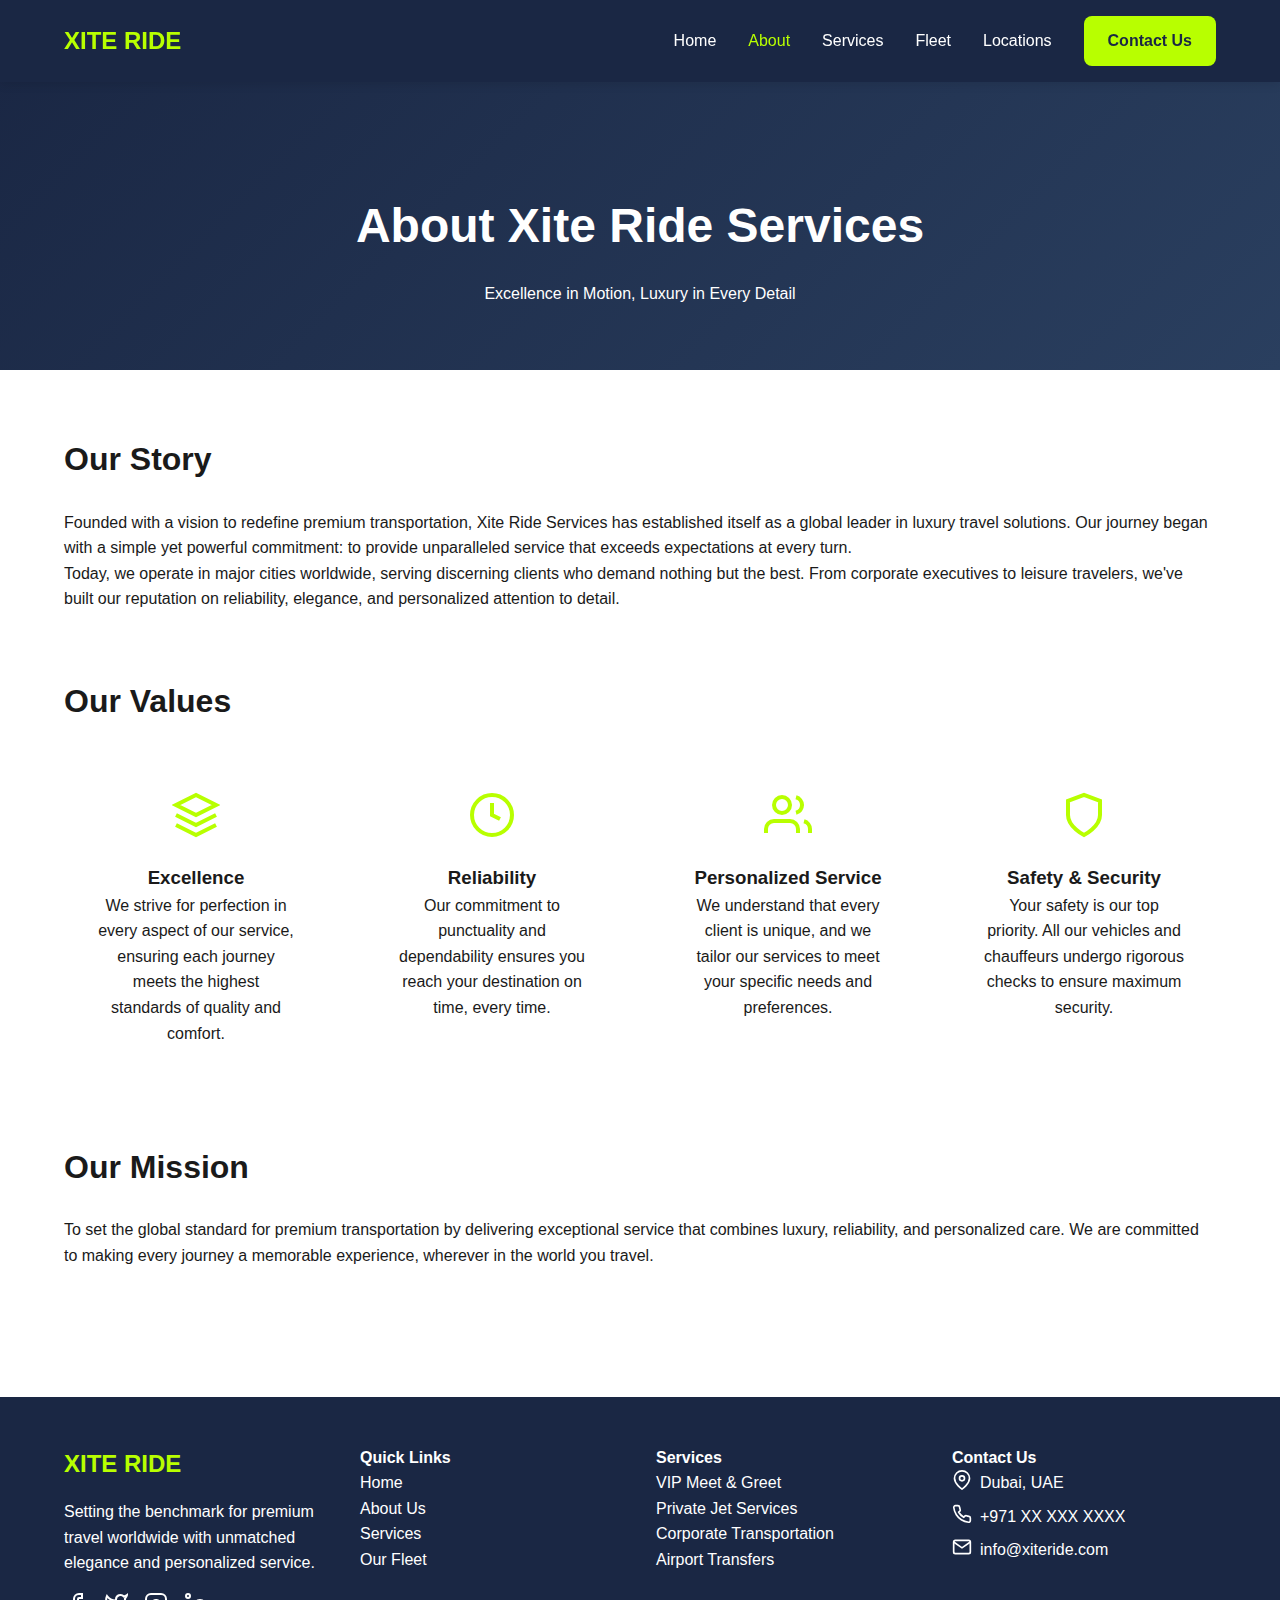
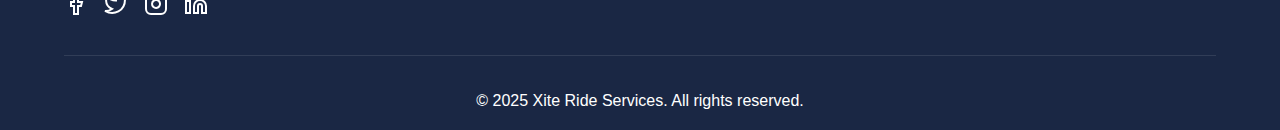
<file: website_bakcup/about.html>
<!DOCTYPE html>
<html lang="en">
<head>
    <meta charset="UTF-8">
    <meta name="viewport" content="width=device-width, initial-scale=1.0">
    <title>About Us - Xite Ride Services</title>
    <meta name="description" content="Learn about Xite Ride Services, our commitment to excellence, and our mission to provide premium transportation worldwide.">
    <link rel="stylesheet" href="css/styles.css">
</head>
<body>
    <!-- Navbar -->
    <nav class="navbar">
        <div class="container">
            <a href="index.html" class="logo">XITE RIDE</a>
            
            <div class="nav-links" id="navLinks">
                <a href="index.html" class="nav-link">Home</a>
                <a href="about.html" class="nav-link active">About</a>
                <a href="services.html" class="nav-link">Services</a>
                <a href="fleet.html" class="nav-link">Fleet</a>
                <a href="locations.html" class="nav-link">Locations</a>
                <a href="contact.html" class="btn btn-accent">Contact Us</a>
            </div>
            
            <button class="mobile-menu-btn" id="mobileMenuBtn">
                <span></span>
                <span></span>
                <span></span>
            </button>
        </div>
    </nav>

    <!-- Mobile Menu -->
    <div class="mobile-menu" id="mobileMenu">
        <a href="index.html" class="mobile-nav-link">Home</a>
        <a href="about.html" class="mobile-nav-link">About</a>
        <a href="services.html" class="mobile-nav-link">Services</a>
        <a href="fleet.html" class="mobile-nav-link">Fleet</a>
        <a href="locations.html" class="mobile-nav-link">Locations</a>
        <a href="contact.html" class="mobile-nav-link">Contact Us</a>
    </div>

    <!-- Hero Section -->
    <section class="page-hero">
        <div class="container">
            <h1>About Xite Ride Services</h1>
            <p>Excellence in Motion, Luxury in Every Detail</p>
        </div>
    </section>

    <!-- Main Content -->
    <main class="page-content">
        <div class="container">
            <!-- Our Story -->
            <section class="content-section">
                <h2>Our Story</h2>
                <p>Founded with a vision to redefine premium transportation, Xite Ride Services has established itself as a global leader in luxury travel solutions. Our journey began with a simple yet powerful commitment: to provide unparalleled service that exceeds expectations at every turn.</p>
                <p>Today, we operate in major cities worldwide, serving discerning clients who demand nothing but the best. From corporate executives to leisure travelers, we've built our reputation on reliability, elegance, and personalized attention to detail.</p>
            </section>

            <!-- Our Values -->
            <section class="content-section">
                <h2>Our Values</h2>
                <div class="values-grid">
                    <div class="value-card">
                        <div class="value-icon">
                            <svg width="48" height="48" viewBox="0 0 24 24" fill="none" stroke="currentColor" stroke-width="2">
                                <path d="M12 2L2 7l10 5 10-5-10-5z"></path>
                                <path d="M2 17l10 5 10-5M2 12l10 5 10-5"></path>
                            </svg>
                        </div>
                        <h3>Excellence</h3>
                        <p>We strive for perfection in every aspect of our service, ensuring each journey meets the highest standards of quality and comfort.</p>
                    </div>
                    
                    <div class="value-card">
                        <div class="value-icon">
                            <svg width="48" height="48" viewBox="0 0 24 24" fill="none" stroke="currentColor" stroke-width="2">
                                <circle cx="12" cy="12" r="10"></circle>
                                <polyline points="12 6 12 12 16 14"></polyline>
                            </svg>
                        </div>
                        <h3>Reliability</h3>
                        <p>Our commitment to punctuality and dependability ensures you reach your destination on time, every time.</p>
                    </div>
                    
                    <div class="value-card">
                        <div class="value-icon">
                            <svg width="48" height="48" viewBox="0 0 24 24" fill="none" stroke="currentColor" stroke-width="2">
                                <path d="M17 21v-2a4 4 0 0 0-4-4H5a4 4 0 0 0-4 4v2"></path>
                                <circle cx="9" cy="7" r="4"></circle>
                                <path d="M23 21v-2a4 4 0 0 0-3-3.87"></path>
                                <path d="M16 3.13a4 4 0 0 1 0 7.75"></path>
                            </svg>
                        </div>
                        <h3>Personalized Service</h3>
                        <p>We understand that every client is unique, and we tailor our services to meet your specific needs and preferences.</p>
                    </div>
                    
                    <div class="value-card">
                        <div class="value-icon">
                            <svg width="48" height="48" viewBox="0 0 24 24" fill="none" stroke="currentColor" stroke-width="2">
                                <path d="M12 22s8-4 8-10V5l-8-3-8 3v7c0 6 8 10 8 10z"></path>
                            </svg>
                        </div>
                        <h3>Safety & Security</h3>
                        <p>Your safety is our top priority. All our vehicles and chauffeurs undergo rigorous checks to ensure maximum security.</p>
                    </div>
                </div>
            </section>

            <!-- Our Mission -->
            <section class="content-section mission-section">
                <h2>Our Mission</h2>
                <p class="mission-text">To set the global standard for premium transportation by delivering exceptional service that combines luxury, reliability, and personalized care. We are committed to making every journey a memorable experience, wherever in the world you travel.</p>
            </section>
        </div>
    </main>

    <!-- Footer -->
    <footer class="footer">
        <div class="container">
            <div class="footer-grid">
                <div class="footer-col">
                    <h3 class="footer-logo">XITE RIDE</h3>
                    <p class="footer-text">Setting the benchmark for premium travel worldwide with unmatched elegance and personalized service.</p>
                    <div class="social-links">
                        <a href="#" aria-label="Facebook">
                            <svg width="24" height="24" viewBox="0 0 24 24" fill="none" stroke="currentColor" stroke-width="2">
                                <path d="M18 2h-3a5 5 0 0 0-5 5v3H7v4h3v8h4v-8h3l1-4h-4V7a1 1 0 0 1 1-1h3z"></path>
                            </svg>
                        </a>
                        <a href="#" aria-label="Twitter">
                            <svg width="24" height="24" viewBox="0 0 24 24" fill="none" stroke="currentColor" stroke-width="2">
                                <path d="M23 3a10.9 10.9 0 0 1-3.14 1.53 4.48 4.48 0 0 0-7.86 3v1A10.66 10.66 0 0 1 3 4s-4 9 5 13a11.64 11.64 0 0 1-7 2c9 5 20 0 20-11.5a4.5 4.5 0 0 0-.08-.83A7.72 7.72 0 0 0 23 3z"></path>
                            </svg>
                        </a>
                        <a href="#" aria-label="Instagram">
                            <svg width="24" height="24" viewBox="0 0 24 24" fill="none" stroke="currentColor" stroke-width="2">
                                <rect x="2" y="2" width="20" height="20" rx="5" ry="5"></rect>
                                <path d="M16 11.37A4 4 0 1 1 12.63 8 4 4 0 0 1 16 11.37z"></path>
                                <line x1="17.5" y1="6.5" x2="17.51" y2="6.5"></line>
                            </svg>
                        </a>
                        <a href="#" aria-label="LinkedIn">
                            <svg width="24" height="24" viewBox="0 0 24 24" fill="none" stroke="currentColor" stroke-width="2">
                                <path d="M16 8a6 6 0 0 1 6 6v7h-4v-7a2 2 0 0 0-2-2 2 2 0 0 0-2 2v7h-4v-7a6 6 0 0 1 6-6z"></path>
                                <rect x="2" y="9" width="4" height="12"></rect>
                                <circle cx="4" cy="4" r="2"></circle>
                            </svg>
                        </a>
                    </div>
                </div>
                
                <div class="footer-col">
                    <h4>Quick Links</h4>
                    <ul class="footer-links">
                        <li><a href="index.html">Home</a></li>
                        <li><a href="about.html">About Us</a></li>
                        <li><a href="services.html">Services</a></li>
                        <li><a href="fleet.html">Our Fleet</a></li>
                    </ul>
                </div>
                
                <div class="footer-col">
                    <h4>Services</h4>
                    <ul class="footer-links">
                        <li><a href="services.html#vip-meet-greet">VIP Meet & Greet</a></li>
                        <li><a href="services.html#private-jet">Private Jet Services</a></li>
                        <li><a href="services.html#corporate-transport">Corporate Transportation</a></li>
                        <li><a href="services.html#airport-transfers">Airport Transfers</a></li>
                    </ul>
                </div>
                
                <div class="footer-col">
                    <h4>Contact Us</h4>
                    <ul class="footer-contact">
                        <li>
                            <svg width="20" height="20" viewBox="0 0 24 24" fill="none" stroke="currentColor" stroke-width="2">
                                <path d="M21 10c0 7-9 13-9 13s-9-6-9-13a9 9 0 0 1 18 0z"></path>
                                <circle cx="12" cy="10" r="3"></circle>
                            </svg>
                            Dubai, UAE
                        </li>
                        <li>
                            <svg width="20" height="20" viewBox="0 0 24 24" fill="none" stroke="currentColor" stroke-width="2">
                                <path d="M22 16.92v3a2 2 0 0 1-2.18 2 19.79 19.79 0 0 1-8.63-3.07 19.5 19.5 0 0 1-6-6 19.79 19.79 0 0 1-3.07-8.67A2 2 0 0 1 4.11 2h3a2 2 0 0 1 2 1.72 12.84 12.84 0 0 0 .7 2.81 2 2 0 0 1-.45 2.11L8.09 9.91a16 16 0 0 0 6 6l1.27-1.27a2 2 0 0 1 2.11-.45 12.84 12.84 0 0 0 2.81.7A2 2 0 0 1 22 16.92z"></path>
                            </svg>
                            +971 XX XXX XXXX
                        </li>
                        <li>
                            <svg width="20" height="20" viewBox="0 0 24 24" fill="none" stroke="currentColor" stroke-width="2">
                                <path d="M4 4h16c1.1 0 2 .9 2 2v12c0 1.1-.9 2-2 2H4c-1.1 0-2-.9-2-2V6c0-1.1.9-2 2-2z"></path>
                                <polyline points="22,6 12,13 2,6"></polyline>
                            </svg>
                            info@xiteride.com
                        </li>
                    </ul>
                </div>
            </div>
            
            <div class="footer-bottom">
                <p>&copy; 2025 Xite Ride Services. All rights reserved.</p>
            </div>
        </div>
    </footer>

    <script src="js/main.js"></script>
</body>
</html>
</file>
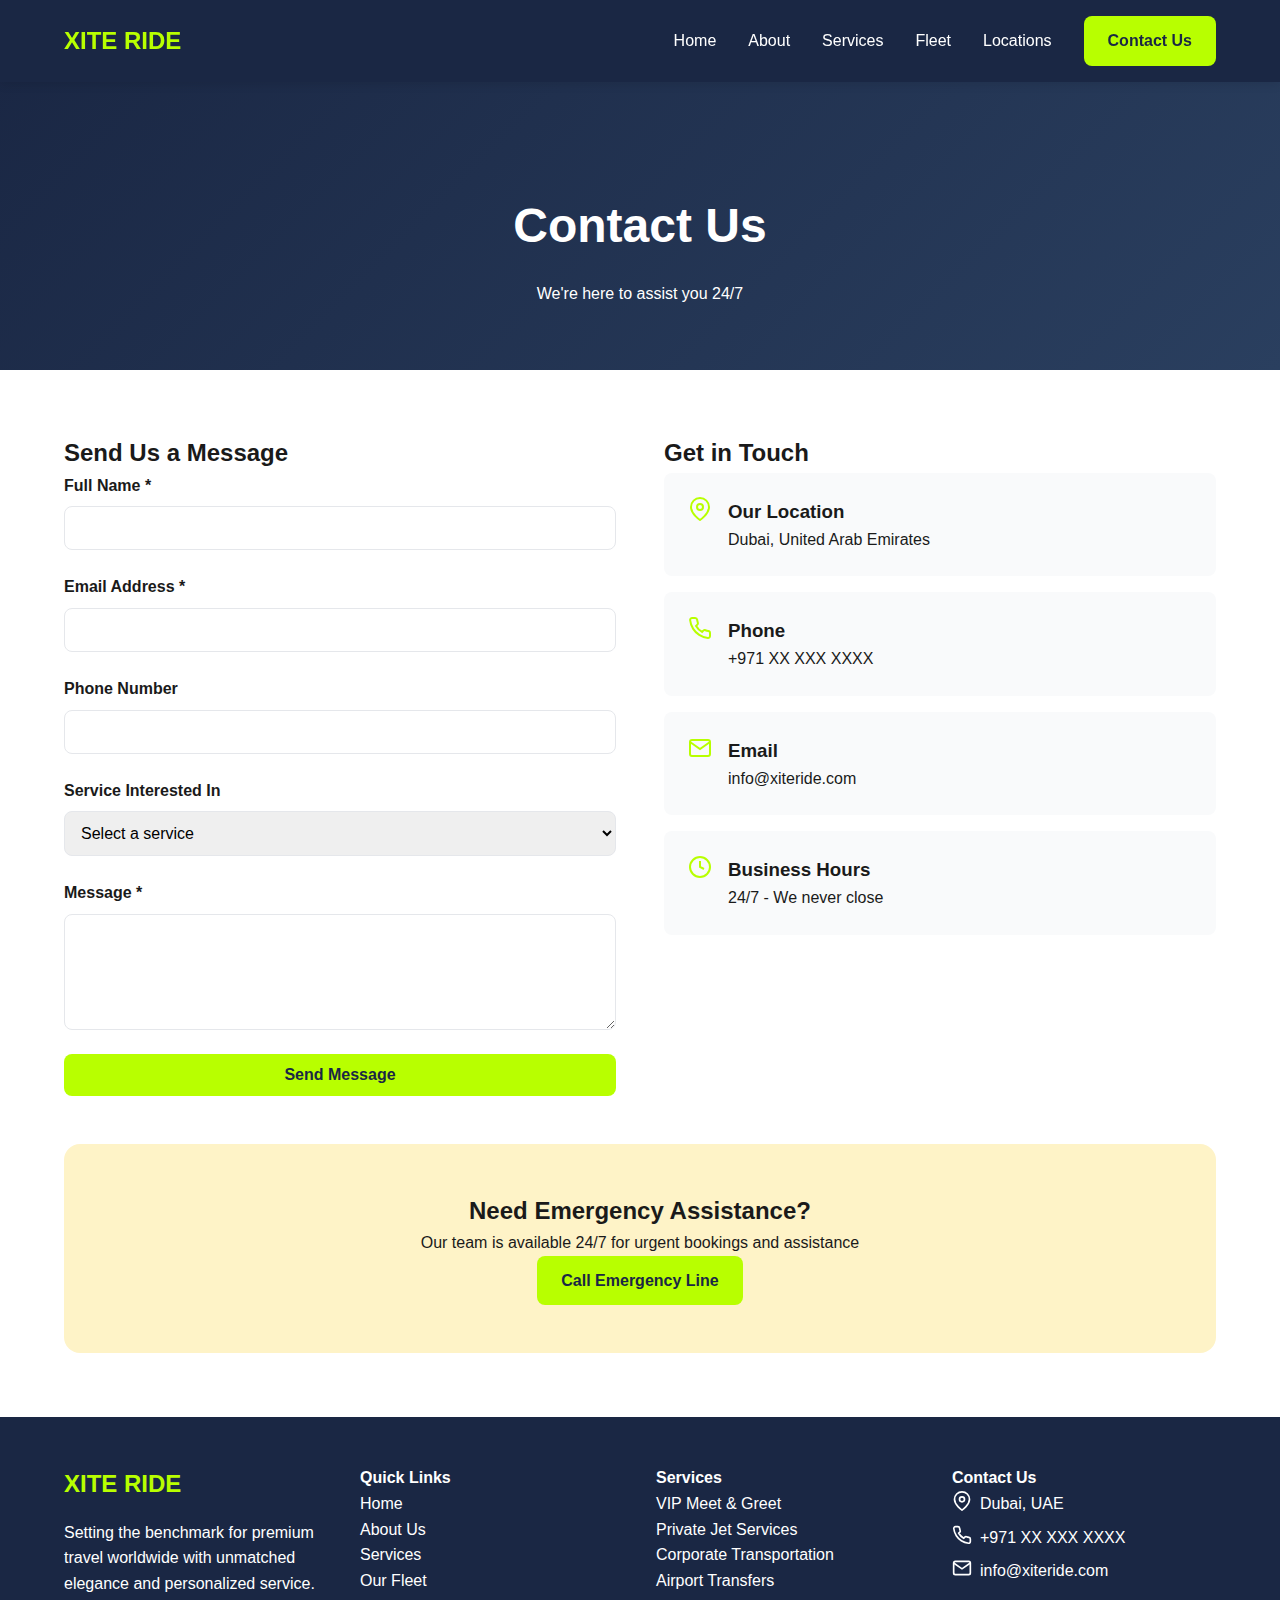
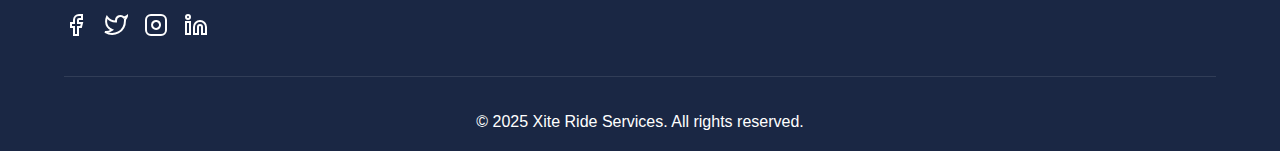
<file: website_bakcup/contact.html>
<!DOCTYPE html>
<html lang="en">
<head>
    <meta charset="UTF-8">
    <meta name="viewport" content="width=device-width, initial-scale=1.0">
    <title>Contact Us - Xite Ride Services</title>
    <meta name="description" content="Get in touch with Xite Ride Services. Contact us for bookings, inquiries, or 24/7 emergency assistance.">
    <link rel="stylesheet" href="css/styles.css">
</head>
<body>
    <!-- Navbar -->
    <nav class="navbar">
        <div class="container">
            <a href="index.html" class="logo">XITE RIDE</a>
            
            <div class="nav-links" id="navLinks">
                <a href="index.html" class="nav-link">Home</a>
                <a href="about.html" class="nav-link">About</a>
                <a href="services.html" class="nav-link">Services</a>
                <a href="fleet.html" class="nav-link">Fleet</a>
                <a href="locations.html" class="nav-link">Locations</a>
                <a href="contact.html" class="btn btn-accent active">Contact Us</a>
            </div>
            
            <button class="mobile-menu-btn" id="mobileMenuBtn">
                <span></span>
                <span></span>
                <span></span>
            </button>
        </div>
    </nav>

    <!-- Mobile Menu -->
    <div class="mobile-menu" id="mobileMenu">
        <a href="index.html" class="mobile-nav-link">Home</a>
        <a href="about.html" class="mobile-nav-link">About</a>
        <a href="services.html" class="mobile-nav-link">Services</a>
        <a href="fleet.html" class="mobile-nav-link">Fleet</a>
        <a href="locations.html" class="mobile-nav-link">Locations</a>
        <a href="contact.html" class="mobile-nav-link">Contact Us</a>
    </div>

    <!-- Hero Section -->
    <section class="page-hero">
        <div class="container">
            <h1>Contact Us</h1>
            <p>We're here to assist you 24/7</p>
        </div>
    </section>

    <!-- Contact Content -->
    <main class="page-content">
        <div class="container">
            <div class="contact-grid">
                <!-- Contact Form -->
                <div class="contact-form-section">
                    <h2>Send Us a Message</h2>
                    <form id="contactForm" class="contact-form">
                        <div class="form-group">
                            <label for="name">Full Name *</label>
                            <input type="text" id="name" name="name" required>
                        </div>
                        
                        <div class="form-group">
                            <label for="email">Email Address *</label>
                            <input type="email" id="email" name="email" required>
                        </div>
                        
                        <div class="form-group">
                            <label for="phone">Phone Number</label>
                            <input type="tel" id="phone" name="phone">
                        </div>
                        
                        <div class="form-group">
                            <label for="service">Service Interested In</label>
                            <select id="service" name="service">
                                <option value="">Select a service</option>
                                <option value="vip-meet-greet">VIP Meet & Greet</option>
                                <option value="private-jet">Private Jet Services</option>
                                <option value="corporate-transport">Corporate Transportation</option>
                                <option value="airport-transfers">Airport Transfers</option>
                                <option value="other">Other</option>
                            </select>
                        </div>
                        
                        <div class="form-group">
                            <label for="message">Message *</label>
                            <textarea id="message" name="message" rows="5" required></textarea>
                        </div>
                        
                        <button type="submit" class="btn btn-accent">Send Message</button>
                    </form>
                    <div id="formSuccess" class="form-message success" style="display: none;">
                        Thank you for your message! We'll get back to you shortly.
                    </div>
                    <div id="formError" class="form-message error" style="display: none;">
                        Sorry, there was an error sending your message. Please try again.
                    </div>
                </div>

                <!-- Contact Information -->
                <div class="contact-info-section">
                    <h2>Get in Touch</h2>
                    
                    <div class="contact-info-card">
                        <div class="contact-info-icon">
                            <svg width="24" height="24" viewBox="0 0 24 24" fill="none" stroke="currentColor" stroke-width="2">
                                <path d="M21 10c0 7-9 13-9 13s-9-6-9-13a9 9 0 0 1 18 0z"></path>
                                <circle cx="12" cy="10" r="3"></circle>
                            </svg>
                        </div>
                        <div>
                            <h3>Our Location</h3>
                            <p>Dubai, United Arab Emirates</p>
                        </div>
                    </div>
                    
                    <div class="contact-info-card">
                        <div class="contact-info-icon">
                            <svg width="24" height="24" viewBox="0 0 24 24" fill="none" stroke="currentColor" stroke-width="2">
                                <path d="M22 16.92v3a2 2 0 0 1-2.18 2 19.79 19.79 0 0 1-8.63-3.07 19.5 19.5 0 0 1-6-6 19.79 19.79 0 0 1-3.07-8.67A2 2 0 0 1 4.11 2h3a2 2 0 0 1 2 1.72 12.84 12.84 0 0 0 .7 2.81 2 2 0 0 1-.45 2.11L8.09 9.91a16 16 0 0 0 6 6l1.27-1.27a2 2 0 0 1 2.11-.45 12.84 12.84 0 0 0 2.81.7A2 2 0 0 1 22 16.92z"></path>
                            </svg>
                        </div>
                        <div>
                            <h3>Phone</h3>
                            <p>+971 XX XXX XXXX</p>
                        </div>
                    </div>
                    
                    <div class="contact-info-card">
                        <div class="contact-info-icon">
                            <svg width="24" height="24" viewBox="0 0 24 24" fill="none" stroke="currentColor" stroke-width="2">
                                <path d="M4 4h16c1.1 0 2 .9 2 2v12c0 1.1-.9 2-2 2H4c-1.1 0-2-.9-2-2V6c0-1.1.9-2 2-2z"></path>
                                <polyline points="22,6 12,13 2,6"></polyline>
                            </svg>
                        </div>
                        <div>
                            <h3>Email</h3>
                            <p>info@xiteride.com</p>
                        </div>
                    </div>
                    
                    <div class="contact-info-card">
                        <div class="contact-info-icon">
                            <svg width="24" height="24" viewBox="0 0 24 24" fill="none" stroke="currentColor" stroke-width="2">
                                <circle cx="12" cy="12" r="10"></circle>
                                <polyline points="12 6 12 12 16 14"></polyline>
                            </svg>
                        </div>
                        <div>
                            <h3>Business Hours</h3>
                            <p>24/7 - We never close</p>
                        </div>
                    </div>
                </div>
            </div>

            <!-- Emergency Contact -->
            <section class="emergency-section">
                <h2>Need Emergency Assistance?</h2>
                <p>Our team is available 24/7 for urgent bookings and assistance</p>
                <a href="tel:+971XXXXXXXX" class="btn btn-accent">Call Emergency Line</a>
            </section>
        </div>
    </main>

    <!-- Footer -->
    <footer class="footer">
        <div class="container">
            <div class="footer-grid">
                <div class="footer-col">
                    <h3 class="footer-logo">XITE RIDE</h3>
                    <p class="footer-text">Setting the benchmark for premium travel worldwide with unmatched elegance and personalized service.</p>
                    <div class="social-links">
                        <a href="#" aria-label="Facebook">
                            <svg width="24" height="24" viewBox="0 0 24 24" fill="none" stroke="currentColor" stroke-width="2">
                                <path d="M18 2h-3a5 5 0 0 0-5 5v3H7v4h3v8h4v-8h3l1-4h-4V7a1 1 0 0 1 1-1h3z"></path>
                            </svg>
                        </a>
                        <a href="#" aria-label="Twitter">
                            <svg width="24" height="24" viewBox="0 0 24 24" fill="none" stroke="currentColor" stroke-width="2">
                                <path d="M23 3a10.9 10.9 0 0 1-3.14 1.53 4.48 4.48 0 0 0-7.86 3v1A10.66 10.66 0 0 1 3 4s-4 9 5 13a11.64 11.64 0 0 1-7 2c9 5 20 0 20-11.5a4.5 4.5 0 0 0-.08-.83A7.72 7.72 0 0 0 23 3z"></path>
                            </svg>
                        </a>
                        <a href="#" aria-label="Instagram">
                            <svg width="24" height="24" viewBox="0 0 24 24" fill="none" stroke="currentColor" stroke-width="2">
                                <rect x="2" y="2" width="20" height="20" rx="5" ry="5"></rect>
                                <path d="M16 11.37A4 4 0 1 1 12.63 8 4 4 0 0 1 16 11.37z"></path>
                                <line x1="17.5" y1="6.5" x2="17.51" y2="6.5"></line>
                            </svg>
                        </a>
                        <a href="#" aria-label="LinkedIn">
                            <svg width="24" height="24" viewBox="0 0 24 24" fill="none" stroke="currentColor" stroke-width="2">
                                <path d="M16 8a6 6 0 0 1 6 6v7h-4v-7a2 2 0 0 0-2-2 2 2 0 0 0-2 2v7h-4v-7a6 6 0 0 1 6-6z"></path>
                                <rect x="2" y="9" width="4" height="12"></rect>
                                <circle cx="4" cy="4" r="2"></circle>
                            </svg>
                        </a>
                    </div>
                </div>
                
                <div class="footer-col">
                    <h4>Quick Links</h4>
                    <ul class="footer-links">
                        <li><a href="index.html">Home</a></li>
                        <li><a href="about.html">About Us</a></li>
                        <li><a href="services.html">Services</a></li>
                        <li><a href="fleet.html">Our Fleet</a></li>
                    </ul>
                </div>
                
                <div class="footer-col">
                    <h4>Services</h4>
                    <ul class="footer-links">
                        <li><a href="services.html#vip-meet-greet">VIP Meet & Greet</a></li>
                        <li><a href="services.html#private-jet">Private Jet Services</a></li>
                        <li><a href="services.html#corporate-transport">Corporate Transportation</a></li>
                        <li><a href="services.html#airport-transfers">Airport Transfers</a></li>
                    </ul>
                </div>
                
                <div class="footer-col">
                    <h4>Contact Us</h4>
                    <ul class="footer-contact">
                        <li>
                            <svg width="20" height="20" viewBox="0 0 24 24" fill="none" stroke="currentColor" stroke-width="2">
                                <path d="M21 10c0 7-9 13-9 13s-9-6-9-13a9 9 0 0 1 18 0z"></path>
                                <circle cx="12" cy="10" r="3"></circle>
                            </svg>
                            Dubai, UAE
                        </li>
                        <li>
                            <svg width="20" height="20" viewBox="0 0 24 24" fill="none" stroke="currentColor" stroke-width="2">
                                <path d="M22 16.92v3a2 2 0 0 1-2.18 2 19.79 19.79 0 0 1-8.63-3.07 19.5 19.5 0 0 1-6-6 19.79 19.79 0 0 1-3.07-8.67A2 2 0 0 1 4.11 2h3a2 2 0 0 1 2 1.72 12.84 12.84 0 0 0 .7 2.81 2 2 0 0 1-.45 2.11L8.09 9.91a16 16 0 0 0 6 6l1.27-1.27a2 2 0 0 1 2.11-.45 12.84 12.84 0 0 0 2.81.7A2 2 0 0 1 22 16.92z"></path>
                            </svg>
                            +971 XX XXX XXXX
                        </li>
                        <li>
                            <svg width="20" height="20" viewBox="0 0 24 24" fill="none" stroke="currentColor" stroke-width="2">
                                <path d="M4 4h16c1.1 0 2 .9 2 2v12c0 1.1-.9 2-2 2H4c-1.1 0-2-.9-2-2V6c0-1.1.9-2 2-2z"></path>
                                <polyline points="22,6 12,13 2,6"></polyline>
                            </svg>
                            info@xiteride.com
                        </li>
                    </ul>
                </div>
            </div>
            
            <div class="footer-bottom">
                <p>&copy; 2025 Xite Ride Services. All rights reserved.</p>
            </div>
        </div>
    </footer>

    <script src="js/main.js"></script>
</body>
</html>
</file>
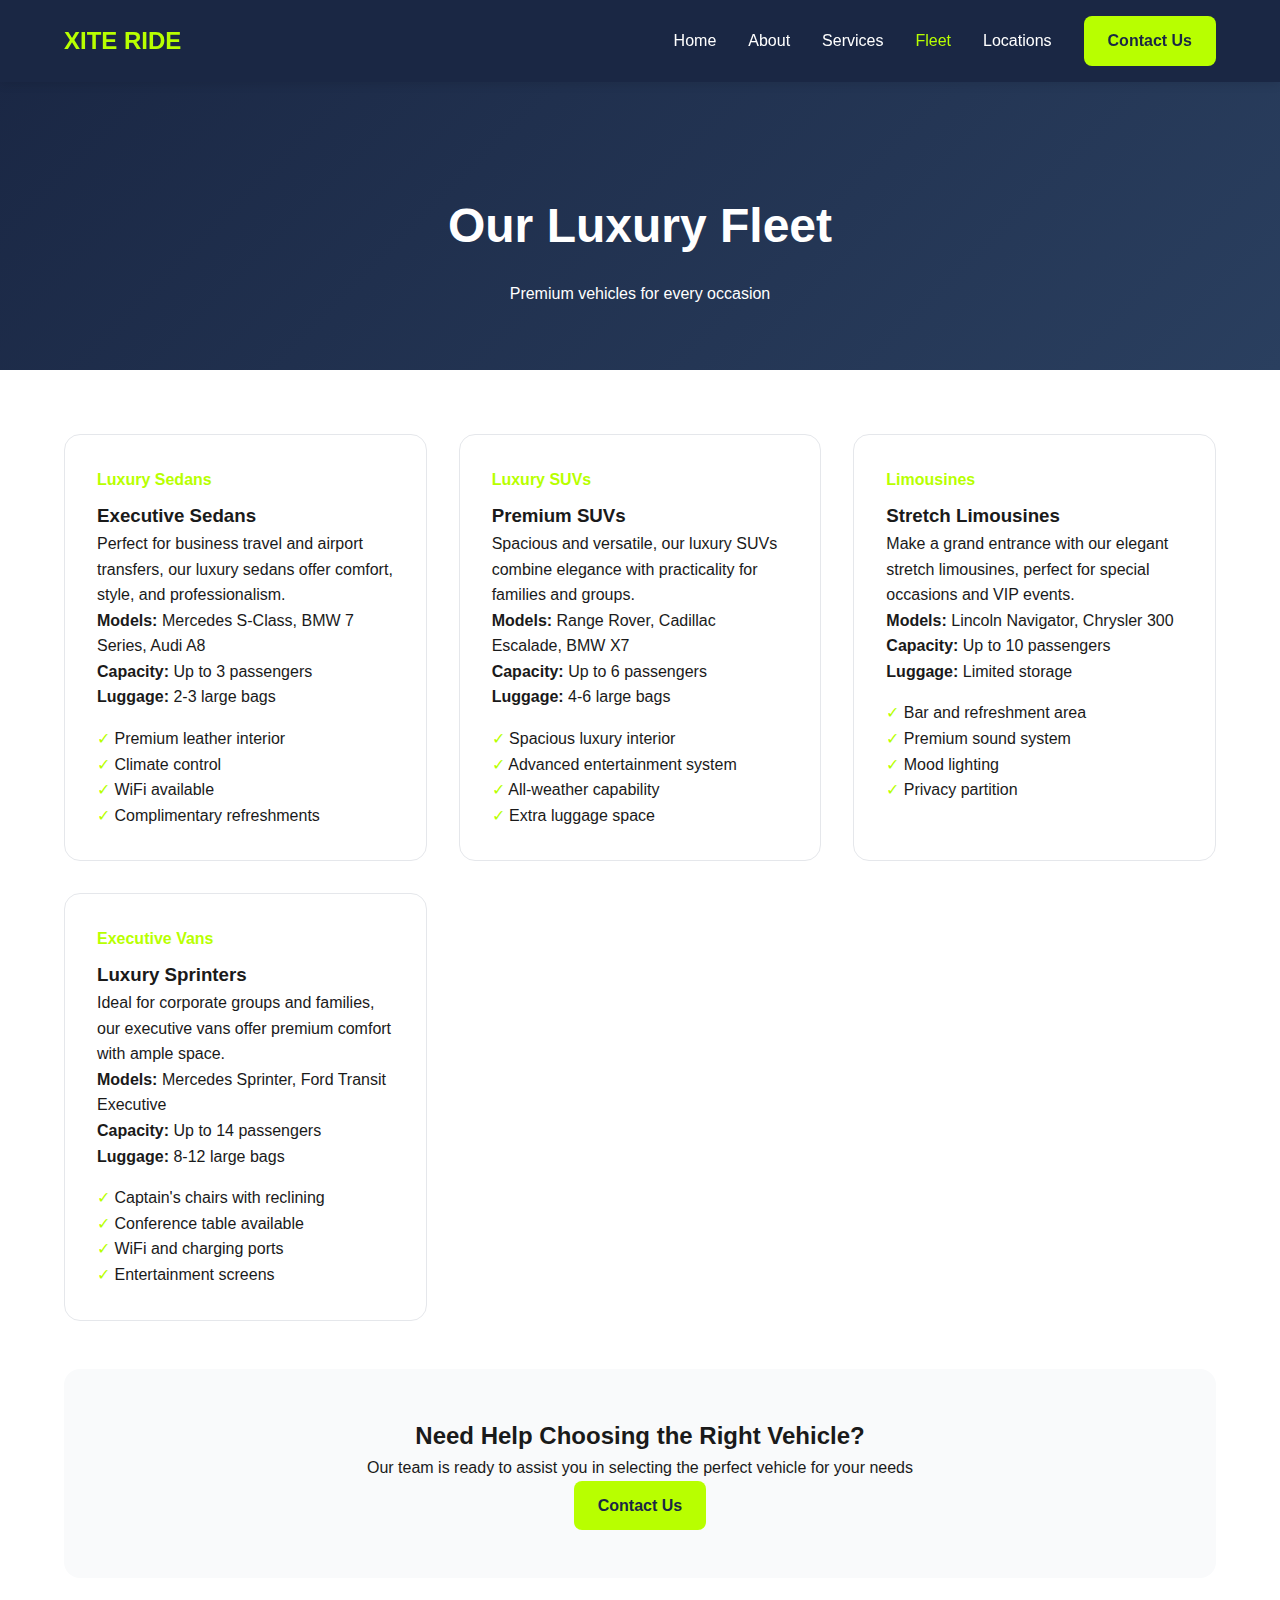
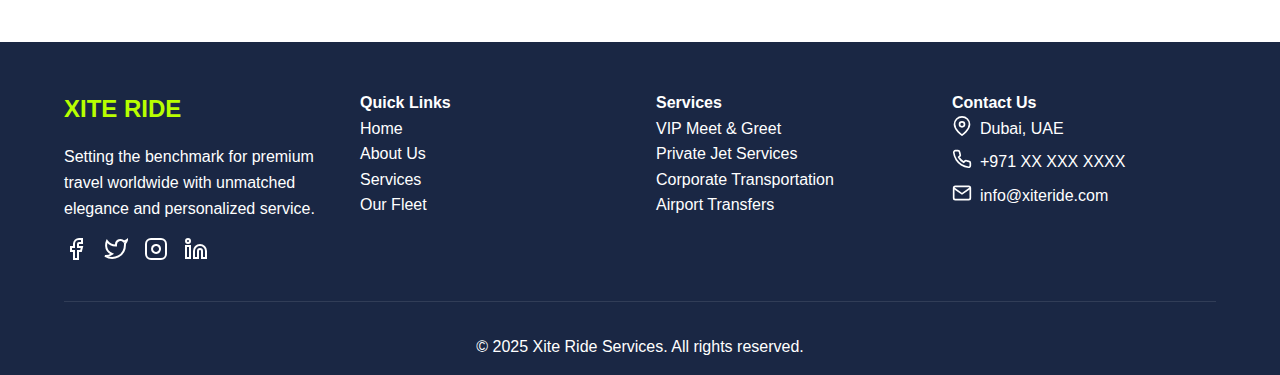
<file: website_bakcup/fleet.html>
<!DOCTYPE html>
<html lang="en">
<head>
    <meta charset="UTF-8">
    <meta name="viewport" content="width=device-width, initial-scale=1.0">
    <title>Our Fleet - Xite Ride Services</title>
    <meta name="description" content="Discover our premium fleet of luxury vehicles including sedans, SUVs, limousines, and executive vans for your transportation needs.">
    <link rel="stylesheet" href="css/styles.css">
</head>
<body>
    <!-- Navbar -->
    <nav class="navbar">
        <div class="container">
            <a href="index.html" class="logo">XITE RIDE</a>
            
            <div class="nav-links" id="navLinks">
                <a href="index.html" class="nav-link">Home</a>
                <a href="about.html" class="nav-link">About</a>
                <a href="services.html" class="nav-link">Services</a>
                <a href="fleet.html" class="nav-link active">Fleet</a>
                <a href="locations.html" class="nav-link">Locations</a>
                <a href="contact.html" class="btn btn-accent">Contact Us</a>
            </div>
            
            <button class="mobile-menu-btn" id="mobileMenuBtn">
                <span></span>
                <span></span>
                <span></span>
            </button>
        </div>
    </nav>

    <!-- Mobile Menu -->
    <div class="mobile-menu" id="mobileMenu">
        <a href="index.html" class="mobile-nav-link">Home</a>
        <a href="about.html" class="mobile-nav-link">About</a>
        <a href="services.html" class="mobile-nav-link">Services</a>
        <a href="fleet.html" class="mobile-nav-link">Fleet</a>
        <a href="locations.html" class="mobile-nav-link">Locations</a>
        <a href="contact.html" class="mobile-nav-link">Contact Us</a>
    </div>

    <!-- Hero Section -->
    <section class="page-hero">
        <div class="container">
            <h1>Our Luxury Fleet</h1>
            <p>Premium vehicles for every occasion</p>
        </div>
    </section>

    <!-- Fleet Content -->
    <main class="page-content">
        <div class="container">
            <div class="fleet-grid">
                <!-- Luxury Sedans -->
                <div class="fleet-card">
                    <div class="fleet-category">Luxury Sedans</div>
                    <h3>Executive Sedans</h3>
                    <p class="fleet-description">Perfect for business travel and airport transfers, our luxury sedans offer comfort, style, and professionalism.</p>
                    <div class="fleet-details">
                        <div class="fleet-detail-item">
                            <strong>Models:</strong>
                            <span>Mercedes S-Class, BMW 7 Series, Audi A8</span>
                        </div>
                        <div class="fleet-detail-item">
                            <strong>Capacity:</strong>
                            <span>Up to 3 passengers</span>
                        </div>
                        <div class="fleet-detail-item">
                            <strong>Luggage:</strong>
                            <span>2-3 large bags</span>
                        </div>
                    </div>
                    <ul class="fleet-features">
                        <li>Premium leather interior</li>
                        <li>Climate control</li>
                        <li>WiFi available</li>
                        <li>Complimentary refreshments</li>
                    </ul>
                </div>

                <!-- Luxury SUVs -->
                <div class="fleet-card">
                    <div class="fleet-category">Luxury SUVs</div>
                    <h3>Premium SUVs</h3>
                    <p class="fleet-description">Spacious and versatile, our luxury SUVs combine elegance with practicality for families and groups.</p>
                    <div class="fleet-details">
                        <div class="fleet-detail-item">
                            <strong>Models:</strong>
                            <span>Range Rover, Cadillac Escalade, BMW X7</span>
                        </div>
                        <div class="fleet-detail-item">
                            <strong>Capacity:</strong>
                            <span>Up to 6 passengers</span>
                        </div>
                        <div class="fleet-detail-item">
                            <strong>Luggage:</strong>
                            <span>4-6 large bags</span>
                        </div>
                    </div>
                    <ul class="fleet-features">
                        <li>Spacious luxury interior</li>
                        <li>Advanced entertainment system</li>
                        <li>All-weather capability</li>
                        <li>Extra luggage space</li>
                    </ul>
                </div>

                <!-- Limousines -->
                <div class="fleet-card">
                    <div class="fleet-category">Limousines</div>
                    <h3>Stretch Limousines</h3>
                    <p class="fleet-description">Make a grand entrance with our elegant stretch limousines, perfect for special occasions and VIP events.</p>
                    <div class="fleet-details">
                        <div class="fleet-detail-item">
                            <strong>Models:</strong>
                            <span>Lincoln Navigator, Chrysler 300</span>
                        </div>
                        <div class="fleet-detail-item">
                            <strong>Capacity:</strong>
                            <span>Up to 10 passengers</span>
                        </div>
                        <div class="fleet-detail-item">
                            <strong>Luggage:</strong>
                            <span>Limited storage</span>
                        </div>
                    </div>
                    <ul class="fleet-features">
                        <li>Bar and refreshment area</li>
                        <li>Premium sound system</li>
                        <li>Mood lighting</li>
                        <li>Privacy partition</li>
                    </ul>
                </div>

                <!-- Executive Vans -->
                <div class="fleet-card">
                    <div class="fleet-category">Executive Vans</div>
                    <h3>Luxury Sprinters</h3>
                    <p class="fleet-description">Ideal for corporate groups and families, our executive vans offer premium comfort with ample space.</p>
                    <div class="fleet-details">
                        <div class="fleet-detail-item">
                            <strong>Models:</strong>
                            <span>Mercedes Sprinter, Ford Transit Executive</span>
                        </div>
                        <div class="fleet-detail-item">
                            <strong>Capacity:</strong>
                            <span>Up to 14 passengers</span>
                        </div>
                        <div class="fleet-detail-item">
                            <strong>Luggage:</strong>
                            <span>8-12 large bags</span>
                        </div>
                    </div>
                    <ul class="fleet-features">
                        <li>Captain's chairs with reclining</li>
                        <li>Conference table available</li>
                        <li>WiFi and charging ports</li>
                        <li>Entertainment screens</li>
                    </ul>
                </div>
            </div>

            <!-- CTA Section -->
            <section class="cta-section">
                <h2>Need Help Choosing the Right Vehicle?</h2>
                <p>Our team is ready to assist you in selecting the perfect vehicle for your needs</p>
                <a href="contact.html" class="btn btn-accent">Contact Us</a>
            </section>
        </div>
    </main>

    <!-- Footer -->
    <footer class="footer">
        <div class="container">
            <div class="footer-grid">
                <div class="footer-col">
                    <h3 class="footer-logo">XITE RIDE</h3>
                    <p class="footer-text">Setting the benchmark for premium travel worldwide with unmatched elegance and personalized service.</p>
                    <div class="social-links">
                        <a href="#" aria-label="Facebook">
                            <svg width="24" height="24" viewBox="0 0 24 24" fill="none" stroke="currentColor" stroke-width="2">
                                <path d="M18 2h-3a5 5 0 0 0-5 5v3H7v4h3v8h4v-8h3l1-4h-4V7a1 1 0 0 1 1-1h3z"></path>
                            </svg>
                        </a>
                        <a href="#" aria-label="Twitter">
                            <svg width="24" height="24" viewBox="0 0 24 24" fill="none" stroke="currentColor" stroke-width="2">
                                <path d="M23 3a10.9 10.9 0 0 1-3.14 1.53 4.48 4.48 0 0 0-7.86 3v1A10.66 10.66 0 0 1 3 4s-4 9 5 13a11.64 11.64 0 0 1-7 2c9 5 20 0 20-11.5a4.5 4.5 0 0 0-.08-.83A7.72 7.72 0 0 0 23 3z"></path>
                            </svg>
                        </a>
                        <a href="#" aria-label="Instagram">
                            <svg width="24" height="24" viewBox="0 0 24 24" fill="none" stroke="currentColor" stroke-width="2">
                                <rect x="2" y="2" width="20" height="20" rx="5" ry="5"></rect>
                                <path d="M16 11.37A4 4 0 1 1 12.63 8 4 4 0 0 1 16 11.37z"></path>
                                <line x1="17.5" y1="6.5" x2="17.51" y2="6.5"></line>
                            </svg>
                        </a>
                        <a href="#" aria-label="LinkedIn">
                            <svg width="24" height="24" viewBox="0 0 24 24" fill="none" stroke="currentColor" stroke-width="2">
                                <path d="M16 8a6 6 0 0 1 6 6v7h-4v-7a2 2 0 0 0-2-2 2 2 0 0 0-2 2v7h-4v-7a6 6 0 0 1 6-6z"></path>
                                <rect x="2" y="9" width="4" height="12"></rect>
                                <circle cx="4" cy="4" r="2"></circle>
                            </svg>
                        </a>
                    </div>
                </div>
                
                <div class="footer-col">
                    <h4>Quick Links</h4>
                    <ul class="footer-links">
                        <li><a href="index.html">Home</a></li>
                        <li><a href="about.html">About Us</a></li>
                        <li><a href="services.html">Services</a></li>
                        <li><a href="fleet.html">Our Fleet</a></li>
                    </ul>
                </div>
                
                <div class="footer-col">
                    <h4>Services</h4>
                    <ul class="footer-links">
                        <li><a href="services.html#vip-meet-greet">VIP Meet & Greet</a></li>
                        <li><a href="services.html#private-jet">Private Jet Services</a></li>
                        <li><a href="services.html#corporate-transport">Corporate Transportation</a></li>
                        <li><a href="services.html#airport-transfers">Airport Transfers</a></li>
                    </ul>
                </div>
                
                <div class="footer-col">
                    <h4>Contact Us</h4>
                    <ul class="footer-contact">
                        <li>
                            <svg width="20" height="20" viewBox="0 0 24 24" fill="none" stroke="currentColor" stroke-width="2">
                                <path d="M21 10c0 7-9 13-9 13s-9-6-9-13a9 9 0 0 1 18 0z"></path>
                                <circle cx="12" cy="10" r="3"></circle>
                            </svg>
                            Dubai, UAE
                        </li>
                        <li>
                            <svg width="20" height="20" viewBox="0 0 24 24" fill="none" stroke="currentColor" stroke-width="2">
                                <path d="M22 16.92v3a2 2 0 0 1-2.18 2 19.79 19.79 0 0 1-8.63-3.07 19.5 19.5 0 0 1-6-6 19.79 19.79 0 0 1-3.07-8.67A2 2 0 0 1 4.11 2h3a2 2 0 0 1 2 1.72 12.84 12.84 0 0 0 .7 2.81 2 2 0 0 1-.45 2.11L8.09 9.91a16 16 0 0 0 6 6l1.27-1.27a2 2 0 0 1 2.11-.45 12.84 12.84 0 0 0 2.81.7A2 2 0 0 1 22 16.92z"></path>
                            </svg>
                            +971 XX XXX XXXX
                        </li>
                        <li>
                            <svg width="20" height="20" viewBox="0 0 24 24" fill="none" stroke="currentColor" stroke-width="2">
                                <path d="M4 4h16c1.1 0 2 .9 2 2v12c0 1.1-.9 2-2 2H4c-1.1 0-2-.9-2-2V6c0-1.1.9-2 2-2z"></path>
                                <polyline points="22,6 12,13 2,6"></polyline>
                            </svg>
                            info@xiteride.com
                        </li>
                    </ul>
                </div>
            </div>
            
            <div class="footer-bottom">
                <p>&copy; 2025 Xite Ride Services. All rights reserved.</p>
            </div>
        </div>
    </footer>

    <script src="js/main.js"></script>
</body>
</html>
</file>
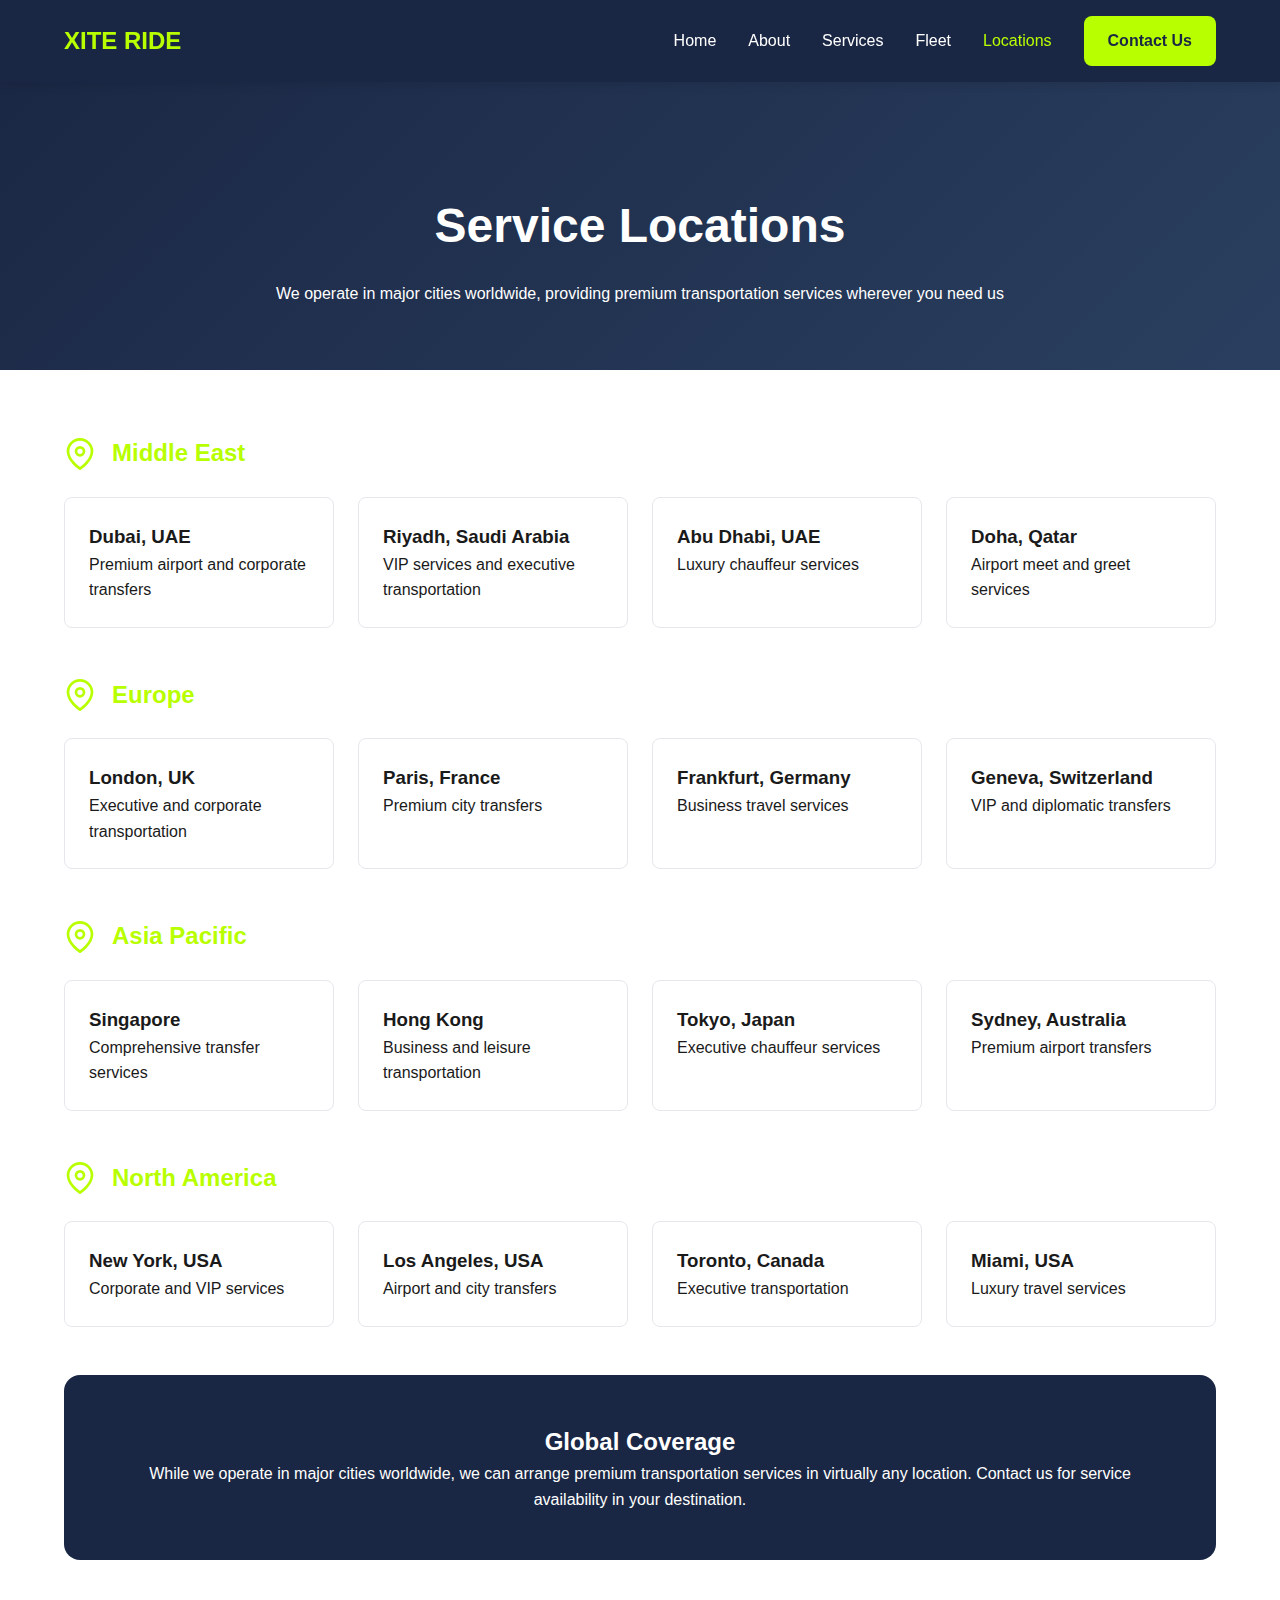
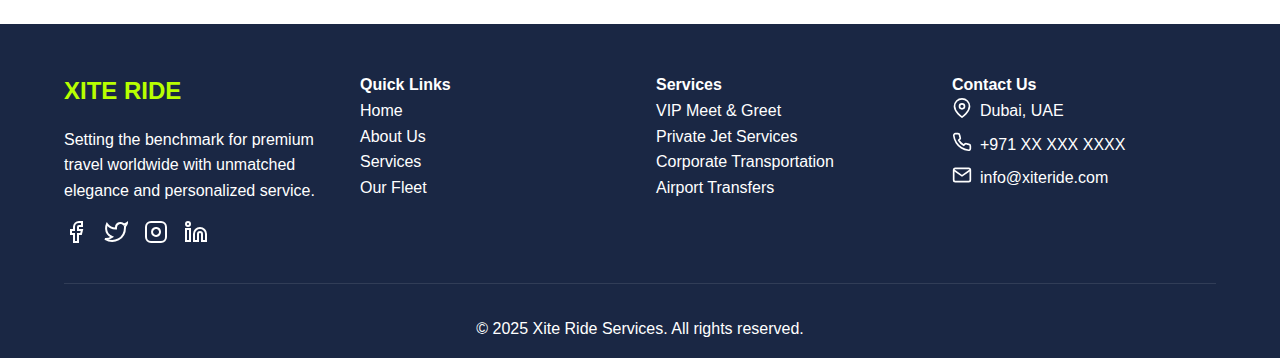
<file: website_bakcup/locations.html>
<!DOCTYPE html>
<html lang="en">
<head>
    <meta charset="UTF-8">
    <meta name="viewport" content="width=device-width, initial-scale=1.0">
    <title>Service Locations - Xite Ride Services</title>
    <meta name="description" content="We operate in major cities worldwide including Dubai, London, Paris, New York, and more. Premium transportation services wherever you need us.">
    <link rel="stylesheet" href="css/styles.css">
</head>
<body>
    <!-- Navbar -->
    <nav class="navbar">
        <div class="container">
            <a href="index.html" class="logo">XITE RIDE</a>
            
            <div class="nav-links" id="navLinks">
                <a href="index.html" class="nav-link">Home</a>
                <a href="about.html" class="nav-link">About</a>
                <a href="services.html" class="nav-link">Services</a>
                <a href="fleet.html" class="nav-link">Fleet</a>
                <a href="locations.html" class="nav-link active">Locations</a>
                <a href="contact.html" class="btn btn-accent">Contact Us</a>
            </div>
            
            <button class="mobile-menu-btn" id="mobileMenuBtn">
                <span></span>
                <span></span>
                <span></span>
            </button>
        </div>
    </nav>

    <!-- Mobile Menu -->
    <div class="mobile-menu" id="mobileMenu">
        <a href="index.html" class="mobile-nav-link">Home</a>
        <a href="about.html" class="mobile-nav-link">About</a>
        <a href="services.html" class="mobile-nav-link">Services</a>
        <a href="fleet.html" class="mobile-nav-link">Fleet</a>
        <a href="locations.html" class="mobile-nav-link">Locations</a>
        <a href="contact.html" class="mobile-nav-link">Contact Us</a>
    </div>

    <!-- Hero Section -->
    <section class="page-hero">
        <div class="container">
            <h1>Service Locations</h1>
            <p>We operate in major cities worldwide, providing premium transportation services wherever you need us</p>
        </div>
    </section>

    <!-- Locations Content -->
    <main class="page-content">
        <div class="container">
            <!-- Middle East -->
            <section class="location-region">
                <h2 class="region-title">
                    <svg width="32" height="32" viewBox="0 0 24 24" fill="none" stroke="currentColor" stroke-width="2">
                        <path d="M21 10c0 7-9 13-9 13s-9-6-9-13a9 9 0 0 1 18 0z"></path>
                        <circle cx="12" cy="10" r="3"></circle>
                    </svg>
                    Middle East
                </h2>
                <div class="location-grid">
                    <div class="location-card">
                        <h3>Dubai, UAE</h3>
                        <p>Premium airport and corporate transfers</p>
                    </div>
                    <div class="location-card">
                        <h3>Riyadh, Saudi Arabia</h3>
                        <p>VIP services and executive transportation</p>
                    </div>
                    <div class="location-card">
                        <h3>Abu Dhabi, UAE</h3>
                        <p>Luxury chauffeur services</p>
                    </div>
                    <div class="location-card">
                        <h3>Doha, Qatar</h3>
                        <p>Airport meet and greet services</p>
                    </div>
                </div>
            </section>

            <!-- Europe -->
            <section class="location-region">
                <h2 class="region-title">
                    <svg width="32" height="32" viewBox="0 0 24 24" fill="none" stroke="currentColor" stroke-width="2">
                        <path d="M21 10c0 7-9 13-9 13s-9-6-9-13a9 9 0 0 1 18 0z"></path>
                        <circle cx="12" cy="10" r="3"></circle>
                    </svg>
                    Europe
                </h2>
                <div class="location-grid">
                    <div class="location-card">
                        <h3>London, UK</h3>
                        <p>Executive and corporate transportation</p>
                    </div>
                    <div class="location-card">
                        <h3>Paris, France</h3>
                        <p>Premium city transfers</p>
                    </div>
                    <div class="location-card">
                        <h3>Frankfurt, Germany</h3>
                        <p>Business travel services</p>
                    </div>
                    <div class="location-card">
                        <h3>Geneva, Switzerland</h3>
                        <p>VIP and diplomatic transfers</p>
                    </div>
                </div>
            </section>

            <!-- Asia Pacific -->
            <section class="location-region">
                <h2 class="region-title">
                    <svg width="32" height="32" viewBox="0 0 24 24" fill="none" stroke="currentColor" stroke-width="2">
                        <path d="M21 10c0 7-9 13-9 13s-9-6-9-13a9 9 0 0 1 18 0z"></path>
                        <circle cx="12" cy="10" r="3"></circle>
                    </svg>
                    Asia Pacific
                </h2>
                <div class="location-grid">
                    <div class="location-card">
                        <h3>Singapore</h3>
                        <p>Comprehensive transfer services</p>
                    </div>
                    <div class="location-card">
                        <h3>Hong Kong</h3>
                        <p>Business and leisure transportation</p>
                    </div>
                    <div class="location-card">
                        <h3>Tokyo, Japan</h3>
                        <p>Executive chauffeur services</p>
                    </div>
                    <div class="location-card">
                        <h3>Sydney, Australia</h3>
                        <p>Premium airport transfers</p>
                    </div>
                </div>
            </section>

            <!-- North America -->
            <section class="location-region">
                <h2 class="region-title">
                    <svg width="32" height="32" viewBox="0 0 24 24" fill="none" stroke="currentColor" stroke-width="2">
                        <path d="M21 10c0 7-9 13-9 13s-9-6-9-13a9 9 0 0 1 18 0z"></path>
                        <circle cx="12" cy="10" r="3"></circle>
                    </svg>
                    North America
                </h2>
                <div class="location-grid">
                    <div class="location-card">
                        <h3>New York, USA</h3>
                        <p>Corporate and VIP services</p>
                    </div>
                    <div class="location-card">
                        <h3>Los Angeles, USA</h3>
                        <p>Airport and city transfers</p>
                    </div>
                    <div class="location-card">
                        <h3>Toronto, Canada</h3>
                        <p>Executive transportation</p>
                    </div>
                    <div class="location-card">
                        <h3>Miami, USA</h3>
                        <p>Luxury travel services</p>
                    </div>
                </div>
            </section>

            <!-- Global Coverage -->
            <section class="global-coverage">
                <h2>Global Coverage</h2>
                <p>While we operate in major cities worldwide, we can arrange premium transportation services in virtually any location. Contact us for service availability in your destination.</p>
            </section>
        </div>
    </main>

    <!-- Footer -->
    <footer class="footer">
        <div class="container">
            <div class="footer-grid">
                <div class="footer-col">
                    <h3 class="footer-logo">XITE RIDE</h3>
                    <p class="footer-text">Setting the benchmark for premium travel worldwide with unmatched elegance and personalized service.</p>
                    <div class="social-links">
                        <a href="#" aria-label="Facebook">
                            <svg width="24" height="24" viewBox="0 0 24 24" fill="none" stroke="currentColor" stroke-width="2">
                                <path d="M18 2h-3a5 5 0 0 0-5 5v3H7v4h3v8h4v-8h3l1-4h-4V7a1 1 0 0 1 1-1h3z"></path>
                            </svg>
                        </a>
                        <a href="#" aria-label="Twitter">
                            <svg width="24" height="24" viewBox="0 0 24 24" fill="none" stroke="currentColor" stroke-width="2">
                                <path d="M23 3a10.9 10.9 0 0 1-3.14 1.53 4.48 4.48 0 0 0-7.86 3v1A10.66 10.66 0 0 1 3 4s-4 9 5 13a11.64 11.64 0 0 1-7 2c9 5 20 0 20-11.5a4.5 4.5 0 0 0-.08-.83A7.72 7.72 0 0 0 23 3z"></path>
                            </svg>
                        </a>
                        <a href="#" aria-label="Instagram">
                            <svg width="24" height="24" viewBox="0 0 24 24" fill="none" stroke="currentColor" stroke-width="2">
                                <rect x="2" y="2" width="20" height="20" rx="5" ry="5"></rect>
                                <path d="M16 11.37A4 4 0 1 1 12.63 8 4 4 0 0 1 16 11.37z"></path>
                                <line x1="17.5" y1="6.5" x2="17.51" y2="6.5"></line>
                            </svg>
                        </a>
                        <a href="#" aria-label="LinkedIn">
                            <svg width="24" height="24" viewBox="0 0 24 24" fill="none" stroke="currentColor" stroke-width="2">
                                <path d="M16 8a6 6 0 0 1 6 6v7h-4v-7a2 2 0 0 0-2-2 2 2 0 0 0-2 2v7h-4v-7a6 6 0 0 1 6-6z"></path>
                                <rect x="2" y="9" width="4" height="12"></rect>
                                <circle cx="4" cy="4" r="2"></circle>
                            </svg>
                        </a>
                    </div>
                </div>
                
                <div class="footer-col">
                    <h4>Quick Links</h4>
                    <ul class="footer-links">
                        <li><a href="index.html">Home</a></li>
                        <li><a href="about.html">About Us</a></li>
                        <li><a href="services.html">Services</a></li>
                        <li><a href="fleet.html">Our Fleet</a></li>
                    </ul>
                </div>
                
                <div class="footer-col">
                    <h4>Services</h4>
                    <ul class="footer-links">
                        <li><a href="services.html#vip-meet-greet">VIP Meet & Greet</a></li>
                        <li><a href="services.html#private-jet">Private Jet Services</a></li>
                        <li><a href="services.html#corporate-transport">Corporate Transportation</a></li>
                        <li><a href="services.html#airport-transfers">Airport Transfers</a></li>
                    </ul>
                </div>
                
                <div class="footer-col">
                    <h4>Contact Us</h4>
                    <ul class="footer-contact">
                        <li>
                            <svg width="20" height="20" viewBox="0 0 24 24" fill="none" stroke="currentColor" stroke-width="2">
                                <path d="M21 10c0 7-9 13-9 13s-9-6-9-13a9 9 0 0 1 18 0z"></path>
                                <circle cx="12" cy="10" r="3"></circle>
                            </svg>
                            Dubai, UAE
                        </li>
                        <li>
                            <svg width="20" height="20" viewBox="0 0 24 24" fill="none" stroke="currentColor" stroke-width="2">
                                <path d="M22 16.92v3a2 2 0 0 1-2.18 2 19.79 19.79 0 0 1-8.63-3.07 19.5 19.5 0 0 1-6-6 19.79 19.79 0 0 1-3.07-8.67A2 2 0 0 1 4.11 2h3a2 2 0 0 1 2 1.72 12.84 12.84 0 0 0 .7 2.81 2 2 0 0 1-.45 2.11L8.09 9.91a16 16 0 0 0 6 6l1.27-1.27a2 2 0 0 1 2.11-.45 12.84 12.84 0 0 0 2.81.7A2 2 0 0 1 22 16.92z"></path>
                            </svg>
                            +971 XX XXX XXXX
                        </li>
                        <li>
                            <svg width="20" height="20" viewBox="0 0 24 24" fill="none" stroke="currentColor" stroke-width="2">
                                <path d="M4 4h16c1.1 0 2 .9 2 2v12c0 1.1-.9 2-2 2H4c-1.1 0-2-.9-2-2V6c0-1.1.9-2 2-2z"></path>
                                <polyline points="22,6 12,13 2,6"></polyline>
                            </svg>
                            info@xiteride.com
                        </li>
                    </ul>
                </div>
            </div>
            
            <div class="footer-bottom">
                <p>&copy; 2025 Xite Ride Services. All rights reserved.</p>
            </div>
        </div>
    </footer>

    <script src="js/main.js"></script>
</body>
</html>
</file>
<file: website_bakcup/css/styles.css>
/* Reset & Base Styles */
* {
    margin: 0;
    padding: 0;
    box-sizing: border-box;
}

:root {
    --primary: #1a2744;
    --accent: #b8ff00;
    --background: #ffffff;
    --foreground: #1a1a1a;
    --muted: #6b7280;
    --border: #e5e7eb;
}

body {
    font-family: -apple-system, BlinkMacSystemFont, "Segoe UI", Roboto, sans-serif;
    color: var(--foreground);
    background: var(--background);
    line-height: 1.6;
}

.container {
    max-width: 1200px;
    margin: 0 auto;
    padding: 0 1.5rem;
}

/* Navbar */
.navbar {
    position: fixed;
    top: 0;
    left: 0;
    right: 0;
    background: var(--primary);
    padding: 1rem 0;
    z-index: 1000;
    box-shadow: 0 2px 10px rgba(0,0,0,0.1);
}

.navbar .container {
    display: flex;
    justify-content: space-between;
    align-items: center;
}

.logo {
    color: var(--accent);
    font-size: 1.5rem;
    font-weight: bold;
    text-decoration: none;
}

.nav-links {
    display: flex;
    gap: 2rem;
    align-items: center;
}

.nav-link {
    color: #fff;
    text-decoration: none;
    transition: color 0.3s;
}

.nav-link:hover,
.nav-link.active {
    color: var(--accent);
}

.mobile-menu-btn {
    display: none;
    flex-direction: column;
    gap: 4px;
    background: none;
    border: none;
    cursor: pointer;
}

.mobile-menu-btn span {
    width: 25px;
    height: 3px;
    background: var(--accent);
    transition: 0.3s;
}

.mobile-menu {
    display: none;
    position: fixed;
    top: 60px;
    left: 0;
    right: 0;
    background: var(--primary);
    padding: 1rem;
    flex-direction: column;
    gap: 1rem;
    z-index: 999;
}

.mobile-menu.active {
    display: flex;
}

.mobile-nav-link {
    color: #fff;
    text-decoration: none;
    padding: 0.5rem;
}

/* Buttons */
.btn {
    display: inline-block;
    padding: 0.75rem 1.5rem;
    border-radius: 0.5rem;
    text-decoration: none;
    transition: all 0.3s;
    border: none;
    cursor: pointer;
    font-size: 1rem;
}

.btn-primary {
    background: var(--primary);
    color: #fff;
}

.btn-accent {
    background: var(--accent);
    color: var(--primary);
    font-weight: 600;
}

.btn-outline {
    background: transparent;
    color: #fff;
    border: 2px solid #fff;
}

.btn:hover {
    transform: translateY(-2px);
    box-shadow: 0 4px 12px rgba(0,0,0,0.2);
}

/* Hero */
.hero {
    position: relative;
    height: 100vh;
    background: url('https://xiteride-ditto-clone.lovable.app/assets/hero-background-DveA4dLh.jpg') center/cover;
    display: flex;
    align-items: center;
    justify-content: center;
    margin-top: 60px;
}

.hero-overlay {
    position: absolute;
    inset: 0;
    background: linear-gradient(to bottom, rgba(26,39,68,0.7), rgba(26,39,68,0.9));
}

.hero-content {
    position: relative;
    z-index: 1;
    text-align: center;
    color: #fff;
    max-width: 800px;
    padding: 2rem;
}

.hero-title {
    font-size: 3rem;
    margin-bottom: 1rem;
}

.hero-subtitle {
    font-size: 1.25rem;
    margin-bottom: 2rem;
}

.hero-buttons {
    display: flex;
    gap: 1rem;
    justify-content: center;
    flex-wrap: wrap;
}

/* Services Section */
.services-section {
    padding: 5rem 0;
}

.section-title {
    font-size: 2.5rem;
    text-align: center;
    margin-bottom: 1rem;
}

.section-subtitle {
    text-align: center;
    color: var(--muted);
    margin-bottom: 3rem;
}

/* Services Slider */
.services-slider-container {
    position: relative;
    overflow: hidden;
    border-radius: 1rem;
    margin-bottom: 3rem;
}

.services-slider {
    display: flex;
    transition: transform 0.5s ease-in-out;
    width: 200%; /* Two slides */
}

.services-slide {
    display: grid;
    grid-template-columns: repeat(4, 1fr);
    gap: 2rem;
    width: 50%; /* Each slide takes 50% of slider width */
    min-width: 0; /* Prevent grid overflow */
}

.service-card {
    background: #fff;
    border-radius: 1rem;
    overflow: hidden;
    box-shadow: 0 4px 6px rgba(0,0,0,0.1);
    transition: transform 0.3s;
    min-width: 0; /* Prevent overflow */
}

.service-card:hover {
    transform: translateY(-5px);
}

.service-card img {
    width: 100%;
    height: 200px;
    object-fit: cover;
}

.service-card h3 {
    padding: 1.5rem 1.5rem 0.5rem;
    font-size: 1.5rem;
}

.service-card p {
    padding: 0 1.5rem 1rem;
    color: var(--muted);
}

.read-more {
    display: block;
    padding: 0 1.5rem 1.5rem;
    color: var(--primary);
    text-decoration: none;
    font-weight: 600;
}

/* Slider Controls */
.slider-controls {
    position: absolute;
    top: 50%;
    transform: translateY(-50%);
    width: 100%;
    display: flex;
    justify-content: space-between;
    padding: 0 1rem;
    pointer-events: none;
}

.slider-btn {
    background: rgba(26, 39, 68, 0.8);
    color: white;
    border: none;
    width: 50px;
    height: 50px;
    border-radius: 50%;
    cursor: pointer;
    font-size: 1.5rem;
    display: flex;
    align-items: center;
    justify-content: center;
    transition: all 0.3s;
    pointer-events: all;
}

.slider-btn:hover {
    background: var(--primary);
    transform: scale(1.1);
}

/* Slider Indicators */
.slider-indicators {
    display: flex;
    justify-content: center;
    gap: 0.5rem;
    margin-top: 2rem;
}

.indicator {
    width: 12px;
    height: 12px;
    border-radius: 50%;
    background: var(--border);
    cursor: pointer;
    transition: all 0.3s;
}

.indicator.active {
    background: var(--accent);
    transform: scale(1.2);
}

/* Responsive Design for Slider */
@media (max-width: 1200px) {
    .services-slide {
        grid-template-columns: repeat(3, 1fr);
    }
}

@media (max-width: 900px) {
    .services-slide {
        grid-template-columns: repeat(2, 1fr);
    }
}

@media (max-width: 600px) {
    .services-slide {
        grid-template-columns: 1fr;
        gap: 1rem;
    }
    
    .slider-btn {
        width: 40px;
        height: 40px;
        font-size: 1.2rem;
    }
}

/* Page Hero */
.page-hero {
    background: linear-gradient(135deg, var(--primary), #2a3f5f);
    color: #fff;
    padding: 8rem 0 4rem;
    margin-top: 60px;
    text-align: center;
}

.page-hero h1 {
    font-size: 3rem;
    margin-bottom: 1rem;
}

/* Page Content */
.page-content {
    padding: 4rem 0;
}

.content-section {
    margin-bottom: 4rem;
}

.content-section h2 {
    font-size: 2rem;
    margin-bottom: 1.5rem;
}

/* Values Grid */
.values-grid {
    display: grid;
    grid-template-columns: repeat(auto-fit, minmax(250px, 1fr));
    gap: 2rem;
    margin-top: 2rem;
}

.value-card {
    text-align: center;
    padding: 2rem;
}

.value-icon {
    color: var(--accent);
    margin-bottom: 1rem;
}

/* Footer */
.footer {
    background: var(--primary);
    color: #fff;
    padding: 3rem 0 1rem;
}

.footer-grid {
    display: grid;
    grid-template-columns: repeat(auto-fit, minmax(200px, 1fr));
    gap: 2rem;
    margin-bottom: 2rem;
}

.footer-logo {
    color: var(--accent);
    font-size: 1.5rem;
    margin-bottom: 1rem;
}

.footer-text {
    margin-bottom: 1rem;
}

.social-links {
    display: flex;
    gap: 1rem;
}

.social-links a {
    color: #fff;
}

.footer-links {
    list-style: none;
}

.footer-links a {
    color: #fff;
    text-decoration: none;
}

.footer-contact li {
    display: flex;
    gap: 0.5rem;
    margin-bottom: 0.5rem;
}

.footer-bottom {
    text-align: center;
    padding-top: 2rem;
    border-top: 1px solid rgba(255,255,255,0.1);
}

/* Contact Form */
.contact-grid {
    display: grid;
    grid-template-columns: repeat(auto-fit, minmax(300px, 1fr));
    gap: 3rem;
}

.contact-form {
    display: flex;
    flex-direction: column;
    gap: 1.5rem;
}

.form-group {
    display: flex;
    flex-direction: column;
}

.form-group label {
    margin-bottom: 0.5rem;
    font-weight: 600;
}

.form-group input,
.form-group select,
.form-group textarea {
    padding: 0.75rem;
    border: 1px solid var(--border);
    border-radius: 0.5rem;
    font-size: 1rem;
}

.contact-info-card {
    display: flex;
    gap: 1rem;
    padding: 1.5rem;
    background: #f9fafb;
    border-radius: 0.5rem;
    margin-bottom: 1rem;
}

.contact-info-icon {
    color: var(--accent);
}

/* Utility */
.text-center {
    text-align: center;
}

.cta-section {
    text-align: center;
    padding: 3rem 2rem;
    background: #f9fafb;
    border-radius: 1rem;
    margin-top: 3rem;
}

/* Error Page */
.error-page {
    min-height: 100vh;
    display: flex;
    align-items: center;
    justify-content: center;
    text-align: center;
}

.error-code {
    font-size: 6rem;
    color: var(--accent);
}

/* Responsive */
@media (max-width: 768px) {
    .nav-links {
        display: none;
    }
    
    .mobile-menu-btn {
        display: flex;
    }
    
    .hero-title {
        font-size: 2rem;
    }
    
    .page-hero h1 {
        font-size: 2rem;
    }
}

.service-detail {
    margin-bottom: 4rem;
}

.service-detail-grid {
    display: grid;
    grid-template-columns: 1fr 1fr;
    gap: 3rem;
    align-items: center;
}

.service-detail img {
    width: 100%;
    border-radius: 1rem;
}

.feature-list {
    margin-top: 1rem;
    padding-left: 1.5rem;
}

.feature-list li {
    margin-bottom: 0.5rem;
}

.fleet-grid {
    display: grid;
    grid-template-columns: repeat(auto-fit, minmax(300px, 1fr));
    gap: 2rem;
}

.fleet-card {
    border: 1px solid var(--border);
    border-radius: 1rem;
    padding: 2rem;
}

.fleet-category {
    color: var(--accent);
    font-weight: 600;
    margin-bottom: 0.5rem;
}

.fleet-features {
    list-style: none;
    margin-top: 1rem;
}

.fleet-features li:before {
    content: "✓ ";
    color: var(--accent);
}

.location-region {
    margin-bottom: 3rem;
}

.region-title {
    display: flex;
    align-items: center;
    gap: 1rem;
    margin-bottom: 1.5rem;
    color: var(--accent);
}

.location-grid {
    display: grid;
    grid-template-columns: repeat(auto-fit, minmax(250px, 1fr));
    gap: 1.5rem;
}

.location-card {
    padding: 1.5rem;
    border: 1px solid var(--border);
    border-radius: 0.5rem;
}

.global-coverage {
    background: var(--primary);
    color: #fff;
    padding: 3rem;
    border-radius: 1rem;
    text-align: center;
    margin-top: 3rem;
}

.emergency-section {
    background: #fef3c7;
    padding: 3rem;
    border-radius: 1rem;
    text-align: center;
    margin-top: 3rem;
}

.form-message {
    padding: 1rem;
    border-radius: 0.5rem;
    margin-top: 1rem;
}

.form-message.success {
    background: #d1fae5;
    color: #065f46;
}

.form-message.error {
    background: #fee2e2;
    color: #991b1b;
}
</file>
